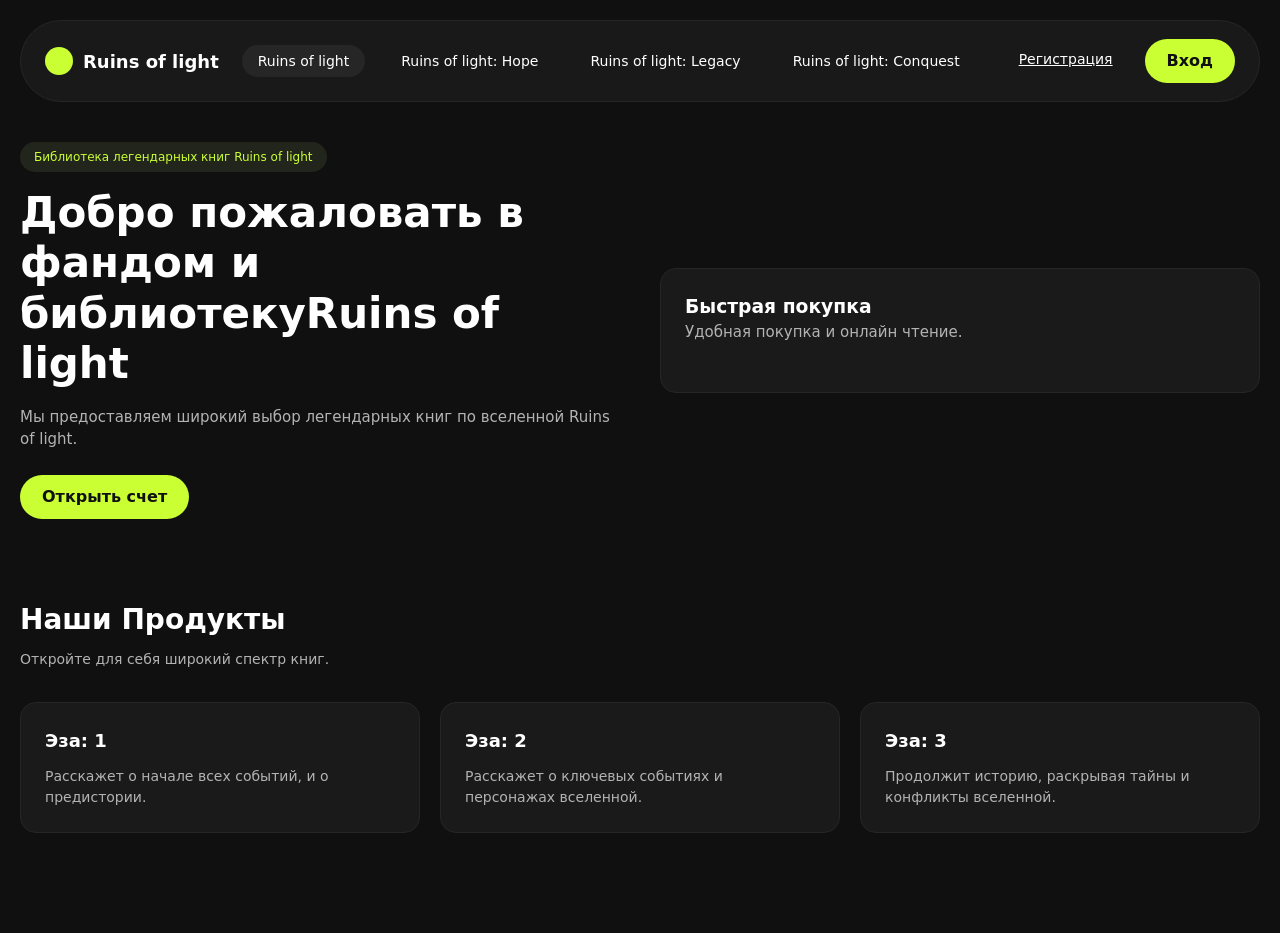
<file: index.html>
<!DOCTYPE html>
<html lang="ru">
<head>
  <meta charset="UTF-8">
  <meta name="viewport" content="width=device-width, initial-scale=1.0">
  <title>Ruins of light — Главная</title>
  <link rel="stylesheet" href="style.css">
</head>
<body>
  <div class="container">
    <header>
      <div class="logo">
        <span class="logo-icon"></span>
        <span>Ruins of light</span>
      </div>
      <nav>
        <ul>
          <li><a href="index.html" class="active">Ruins of light</a></li>
          <li><a href="hope.html">Ruins of light: Hope</a></li>
          <li><a href="legacy.html">Ruins of light: Legacy</a></li>
          <li><a href="conquest.html">Ruins of light: Conquest</a></li>
        </ul>
      </nav>
      <div class="auth-buttons">
        <a href="signup.html" class="btn-secondary">Регистрация</a>
        <a href="login.html" class="btn-primary">Вход</a>
      </div>
    </header>

    <section class="hero">
      <div>
        <span class="badge">Библиотека легендарных книг Ruins of light</span>
        <h1>Добро пожаловать в фандом и библиотекуRuins of light</h1>
        <p>Мы предоставляем широкий выбор легендарных книг по вселенной Ruins of light.</p>
        <a href="signup.html" class="btn-primary">Открыть счет</a>
      </div>
      <div class="hero-card">
        <h3>Быстрая покупка</h3>
        <p>Удобная покупка и онлайн чтение.</p>
      </div>
    </section>

    <!-- Products Section -->
    <section class="section">
      <div class="section-header">
        <h2 class="section-title">Наши Продукты</h2>
        <p class="section-subtitle">Откройте для себя широкий спектр книг.</p>
      </div>
      <div class="grid-3">
        <div class="card">
          <h3>Эза: 1</h3>
          <p>Расскажет о начале всех событий, и о предистории.</p>
        </div>
        <div class="card">
          <h3>Эза: 2</h3>
          <p>Расскажет о ключевых событиях и персонажах вселенной.</p>
        </div>
        <div class="card">
          <h3>Эза: 3</h3>
          <p>Продолжит историю, раскрывая тайны и конфликты вселенной.</p>
        </div>
      </div>
    </section>

  </div>
</body>
</html>
</file>
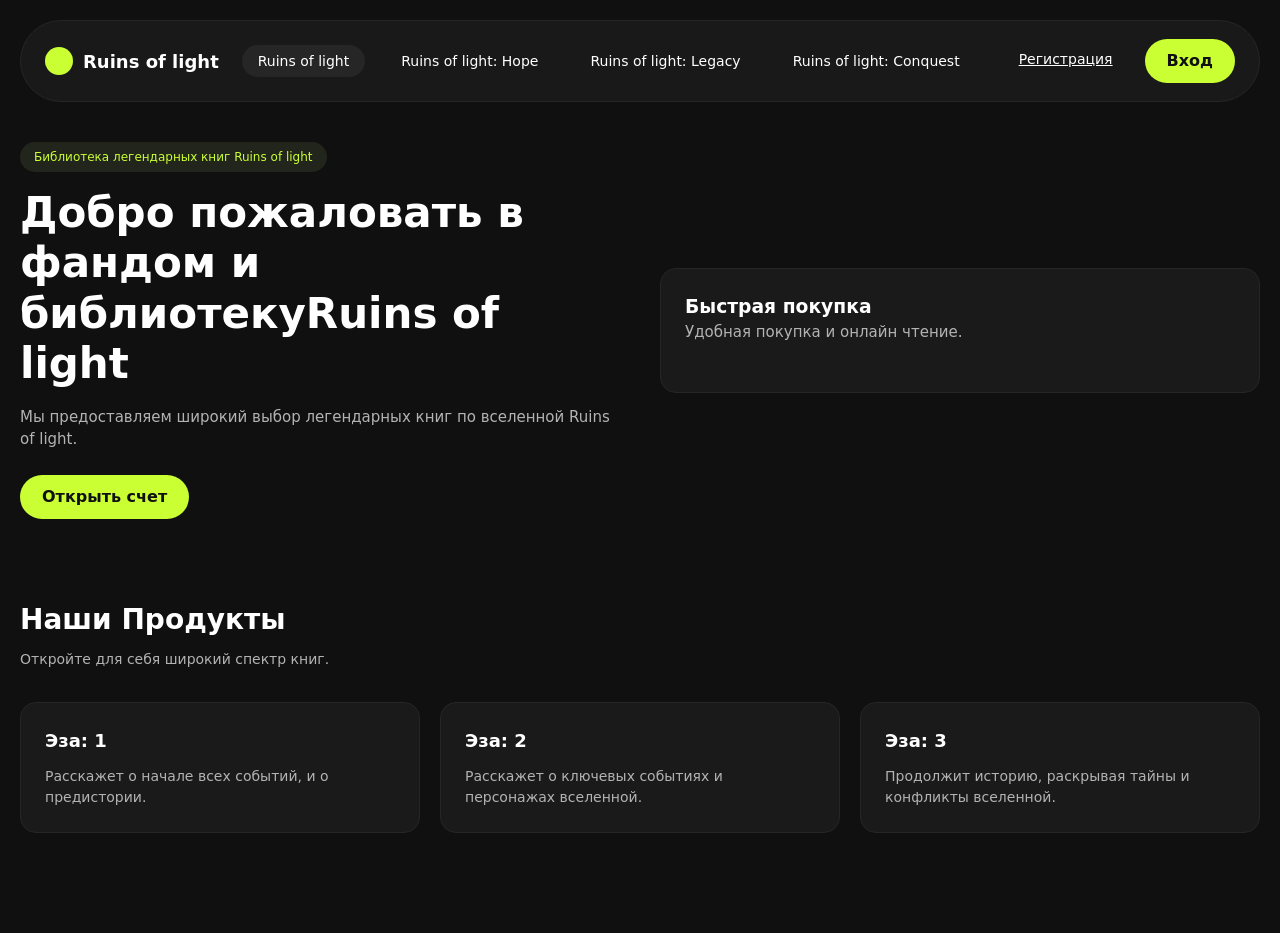
<file: conquest.html>
<!DOCTYPE html>
<html lang="ru">
<head>
  <meta charset="UTF-8">
  <meta name="viewport" content="width=device-width, initial-scale=1.0">
  <title>Ruins of light — Главная</title>
  <link rel="stylesheet" href="style.css">
</head>
<body>
  <div class="container">
    <header>
      <div class="logo">
        <span class="logo-icon"></span>
        <span>Ruins of light</span>
      </div>
      <nav>
        <ul>
          <li><a href="index.html" class="active">Ruins of light</a></li>
          <li><a href="Hope.html">Ruins of light: Hope</a></li>
          <li><a href="Legacy.html">Ruins of light: Legacy</a></li>
          <li><a href="Conquest.html">Ruins of light: Conquest</a></li>
        </ul>
      </nav>
      <div class="auth-buttons">
        <a href="signup.html" class="btn-secondary">Регистрация</a>
        <a href="login.html" class="btn-primary">Вход</a>
      </div>
    </header>

    <section class="hero">
      <div>
        <span class="badge">Библиотека легендарных книг Ruins of light</span>
        <h1>Добро пожаловать в фандом и библиотекуRuins of light</h1>
        <p>Мы предоставляем широкий выбор легендарных книг по вселенной Ruins of light.</p>
        <a href="signup.html" class="btn-primary">Открыть счет</a>
      </div>
      <div class="hero-card">
        <h3>Быстрая покупка</h3>
        <p>Удобная покупка и онлайн чтение.</p>
      </div>
    </section>

    <!-- Products Section -->
    <section class="section">
      <div class="section-header">
        <h2 class="section-title">Наши Продукты</h2>
        <p class="section-subtitle">Откройте для себя широкий спектр книг.</p>
      </div>
      <div class="grid-3">
        <div class="card">
          <h3>Эза: 1</h3>
          <p>Расскажет о начале всех событий, и о предистории.</p>
        </div>
        <div class="card">
          <h3>Эза: 2</h3>
          <p>Расскажет о ключевых событиях и персонажах вселенной.</p>
        </div>
        <div class="card">
          <h3>Эза: 3</h3>
          <p>Продолжит историю, раскрывая тайны и конфликты вселенной.</p>
        </div>
      </div>
    </section>

  </div>
</body>
</html>
</file>
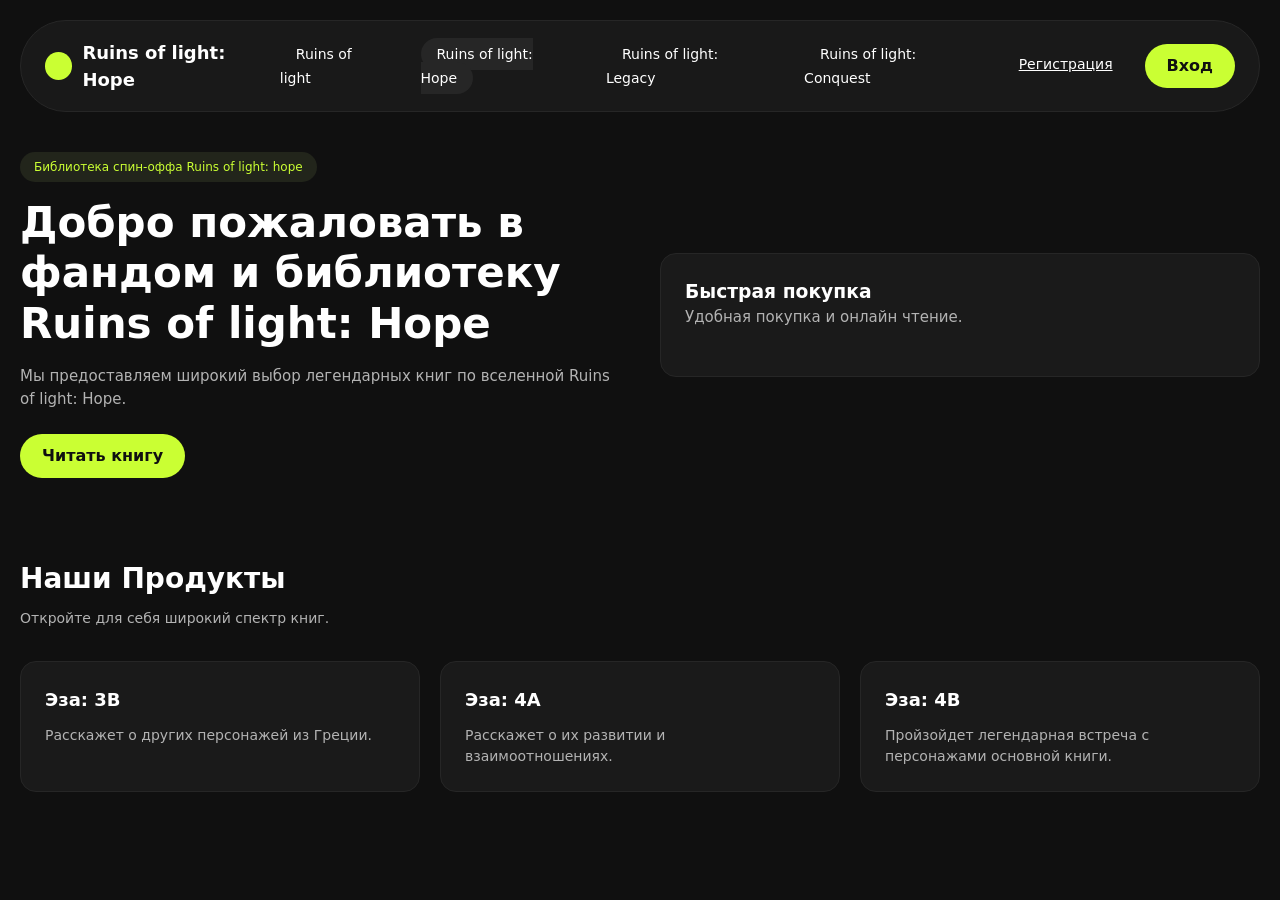
<file: hope.html>
<!DOCTYPE html>
<html lang="ru">
<head>
  <meta charset="UTF-8">
  <meta name="viewport" content="width=device-width, initial-scale=1.0">
  <title>Ruins of light: Hope</title>
  <link rel="stylesheet" href="style.css">
</head>
<body>
  <div class="container">
    <header>
      <div class="logo">
        <span class="logo-icon"></span>
        <span>Ruins of light: Hope</span>
      </div>
      <nav>
        <ul>
          <li><a href="index.html">Ruins of light</a></li>
          <li><a href="Hope.html" class="active">Ruins of light: Hope</a></li>
          <li><a href="Legacy.html">Ruins of light: Legacy</a></li>
          <li><a href="Conquest.html">Ruins of light: Conquest</a></li>
        </ul>
      </nav>
      <div class="auth-buttons">
        <a href="signup.html" class="btn-secondary">Регистрация</a>
        <a href="login.html" class="btn-primary">Вход</a>
      </div>
    </header>

    <section class="hero">
      <div>
        <span class="badge">Библиотека спин-оффа Ruins of light: hope</span>
        <h1>Добро пожаловать в фандом и библиотеку Ruins of light: Hope</h1>
        <p>Мы предоставляем широкий выбор легендарных книг по вселенной Ruins of light: Hope.</p>
        <a href="signup.html" class="btn-primary">Читать книгу</a>
      </div>
      <div class="hero-card">
        <h3>Быстрая покупка</h3>
        <p>Удобная покупка и онлайн чтение.</p>
      </div>
    </section>

    <!-- Products Section -->
    <section class="section">
      <div class="section-header">
        <h2 class="section-title">Наши Продукты</h2>
        <p class="section-subtitle">Откройте для себя широкий спектр книг.</p>
      </div>
      <div class="grid-3">
        <div class="card">
          <h3>Эза: 3B</h3>
          <p>Расскажет о других персонажей из Греции.</p>
        </div>
        <div class="card">
          <h3>Эза: 4A</h3>
          <p>Расскажет о их развитии и взаимоотношениях.</p>
        </div>
        <div class="card">
          <h3>Эза: 4B</h3>
          <p>Пройзойдет легендарная встреча с персонажами основной книги.</p>
        </div>
      </div>
    </section>

  </div>
</body>
</html>
</file>
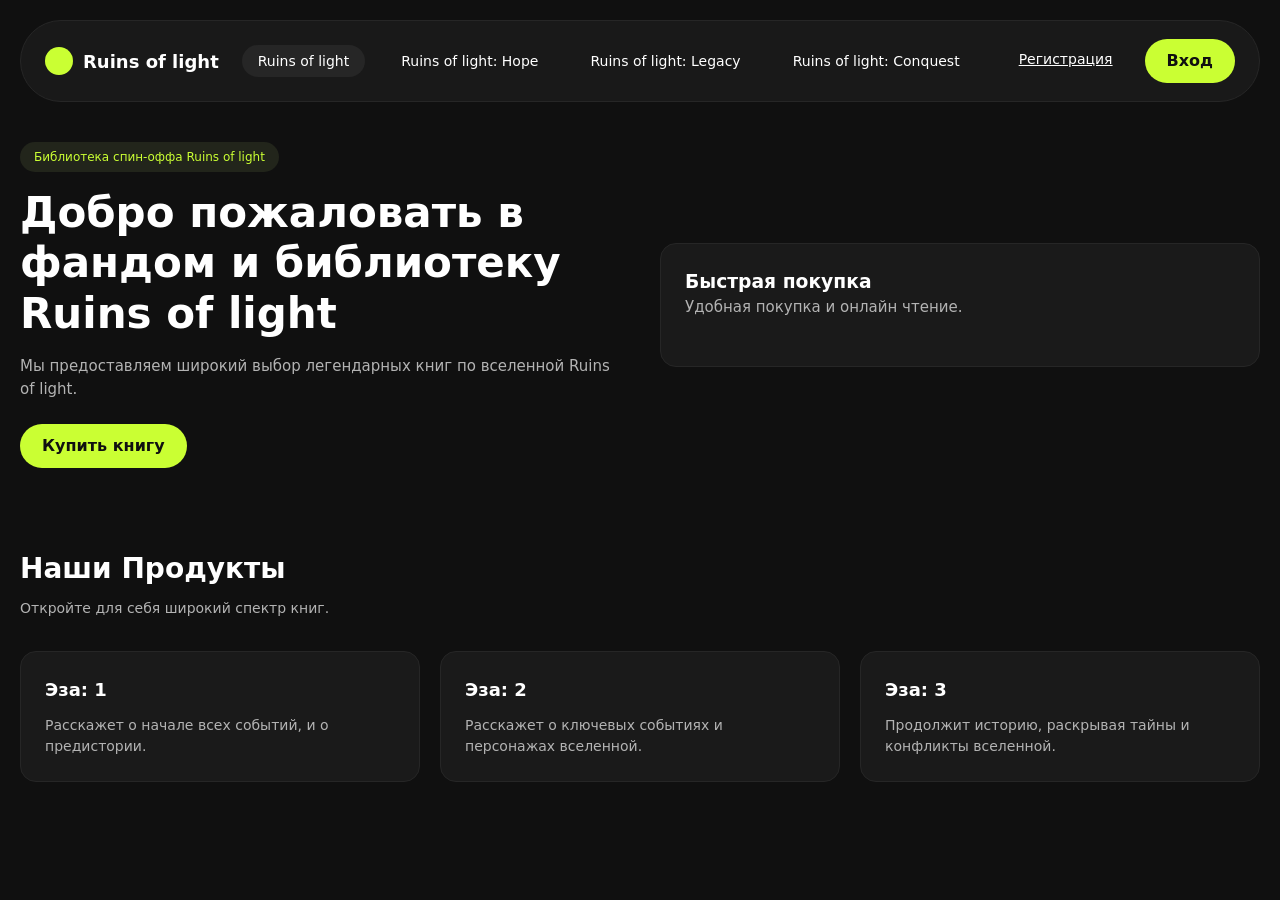
<file: legacy.html>
<!DOCTYPE html>
<html lang="ru">
<head>
  <meta charset="UTF-8">
  <meta name="viewport" content="width=device-width, initial-scale=1.0">
  <title>Ruins of light — Главная</title>
  <link rel="stylesheet" href="style.css">
</head>
<body>
  <div class="container">
    <header>
      <div class="logo">
        <span class="logo-icon"></span>
        <span>Ruins of light</span>
      </div>
      <nav>
        <ul>
          <li><a href="index.html" class="active">Ruins of light</a></li>
          <li><a href="Hope.html">Ruins of light: Hope</a></li>
          <li><a href="Legacy.html">Ruins of light: Legacy</a></li>
          <li><a href="Conquest.html">Ruins of light: Conquest</a></li>
        </ul>
      </nav>
      <div class="auth-buttons">
        <a href="signup.html" class="btn-secondary">Регистрация</a>
        <a href="login.html" class="btn-primary">Вход</a>
      </div>
    </header>

    <section class="hero">
      <div>
        <span class="badge">Библиотека спин-оффа Ruins of light</span>
        <h1>Добро пожаловать в фандом и библиотеку Ruins of light</h1>
        <p>Мы предоставляем широкий выбор легендарных книг по вселенной Ruins of light.</p>
        <a href="signup.html" class="btn-primary">Купить книгу</a>
      </div>
      <div class="hero-card">
        <h3>Быстрая покупка</h3>
        <p>Удобная покупка и онлайн чтение.</p>
      </div>
    </section>

    <!-- Products Section -->
    <section class="section">
      <div class="section-header">
        <h2 class="section-title">Наши Продукты</h2>
        <p class="section-subtitle">Откройте для себя широкий спектр книг.</p>
      </div>
      <div class="grid-3">
        <div class="card">
          <h3>Эза: 1</h3>
          <p>Расскажет о начале всех событий, и о предистории.</p>
        </div>
        <div class="card">
          <h3>Эза: 2</h3>
          <p>Расскажет о ключевых событиях и персонажах вселенной.</p>
        </div>
        <div class="card">
          <h3>Эза: 3</h3>
          <p>Продолжит историю, раскрывая тайны и конфликты вселенной.</p>
        </div>
      </div>
    </section>

  </div>
</body>
</html>
</file>
<file: style.css>
:root {
  --bg-main: #101010;
  --bg-card: #1A1A1A;
  --bg-card-hover: #222222;
  --accent: #CAFF33;
  --text-primary: #FFFFFF;
  --text-secondary: #B3B3B3;
  --border-color: #262626;
  --font-family: 'Inter', system-ui, -apple-system, sans-serif;
}

* {
  box-sizing: border-box;
  margin: 0;
  padding: 0;
}

body {
  background-color: var(--bg-main);
  color: var(--text-primary);
  font-family: var(--font-family);
  line-height: 1.5;
  padding: 20px;
}

.container {
  max-width: 1280px;
  margin: 0 auto;
}

/* Header & Nav */
header {
  display: flex;
  justify-content: space-between;
  align-items: center;
  padding: 18px 24px;
  background: #191919;
  border: 1px solid var(--border-color);
  border-radius: 100px;
  margin-bottom: 40px;
}

.logo {
  display: flex;
  align-items: center;
  gap: 10px;
  font-weight: 600;
  font-size: 18px;
}

.logo-icon {
  width: 28px;
  height: 28px;
  background: var(--accent);
  border-radius: 50%;
  display: inline-block;
}

nav ul {
  display: flex;
  list-style: none;
  gap: 20px;
}

nav a {
  color: var(--text-primary);
  text-decoration: none;
  font-size: 14px;
  padding: 8px 16px;
  border-radius: 20px;
  transition: 0.2s;
}

nav a.active, nav a:hover {
  background: #262626;
}

.auth-buttons {
  display: flex;
  gap: 12px;
}

.btn-secondary {
  background: transparent;
  color: #FFF;
  border: none;
  padding: 10px 20px;
  cursor: pointer;
  font-size: 14px;
}

.btn-primary {
  background: var(--accent);
  color: #101010;
  border: none;
  padding: 10px 22px;
  border-radius: 30px;
  font-weight: 600;
  cursor: pointer;
  transition: 0.2s;
  text-decoration: none;
  display: inline-block;
}

.btn-primary:hover {
  opacity: 0.9;
}

/* Hero Section */
.hero {
  display: grid;
  grid-template-columns: 1fr 1fr;
  gap: 40px;
  margin-bottom: 80px;
  align-items: center;
}

.badge {
  display: inline-block;
  background: #22251B;
  color: var(--accent);
  padding: 6px 14px;
  border-radius: 20px;
  font-size: 12px;
  margin-bottom: 16px;
}

.hero h1 {
  font-size: 42px;
  margin-bottom: 16px;
  line-height: 1.2;
}

.hero p {
  color: var(--text-secondary);
  font-size: 15px;
  margin-bottom: 24px;
}

.hero-card {
  background: var(--bg-card);
  border: 1px solid var(--border-color);
  border-radius: 16px;
  padding: 24px;
}

/* Products & Features Sections */
.section {
  margin-bottom: 80px;
}

.section-header {
  margin-bottom: 32px;
}

.section-title {
  font-size: 28px;
  margin-bottom: 8px;
}

.section-subtitle {
  color: var(--text-secondary);
  font-size: 14px;
}

.grid-3 {
  display: grid;
  grid-template-columns: repeat(3, 1fr);
  gap: 20px;
}

.card {
  background: var(--bg-card);
  border: 1px solid var(--border-color);
  border-radius: 16px;
  padding: 24px;
  transition: background 0.2s;
}

.card:hover {
  background: var(--bg-card-hover);
}

.card h3 {
  font-size: 18px;
  margin-bottom: 12px;
}

.card p {
  color: var(--text-secondary);
  font-size: 14px;
}

/* Responsive */
@media (max-width: 992px) {
  .hero {
    grid-template-columns: 1fr;
  }
  .grid-3 {
    grid-template-columns: 1fr;
  }
}
</file>
